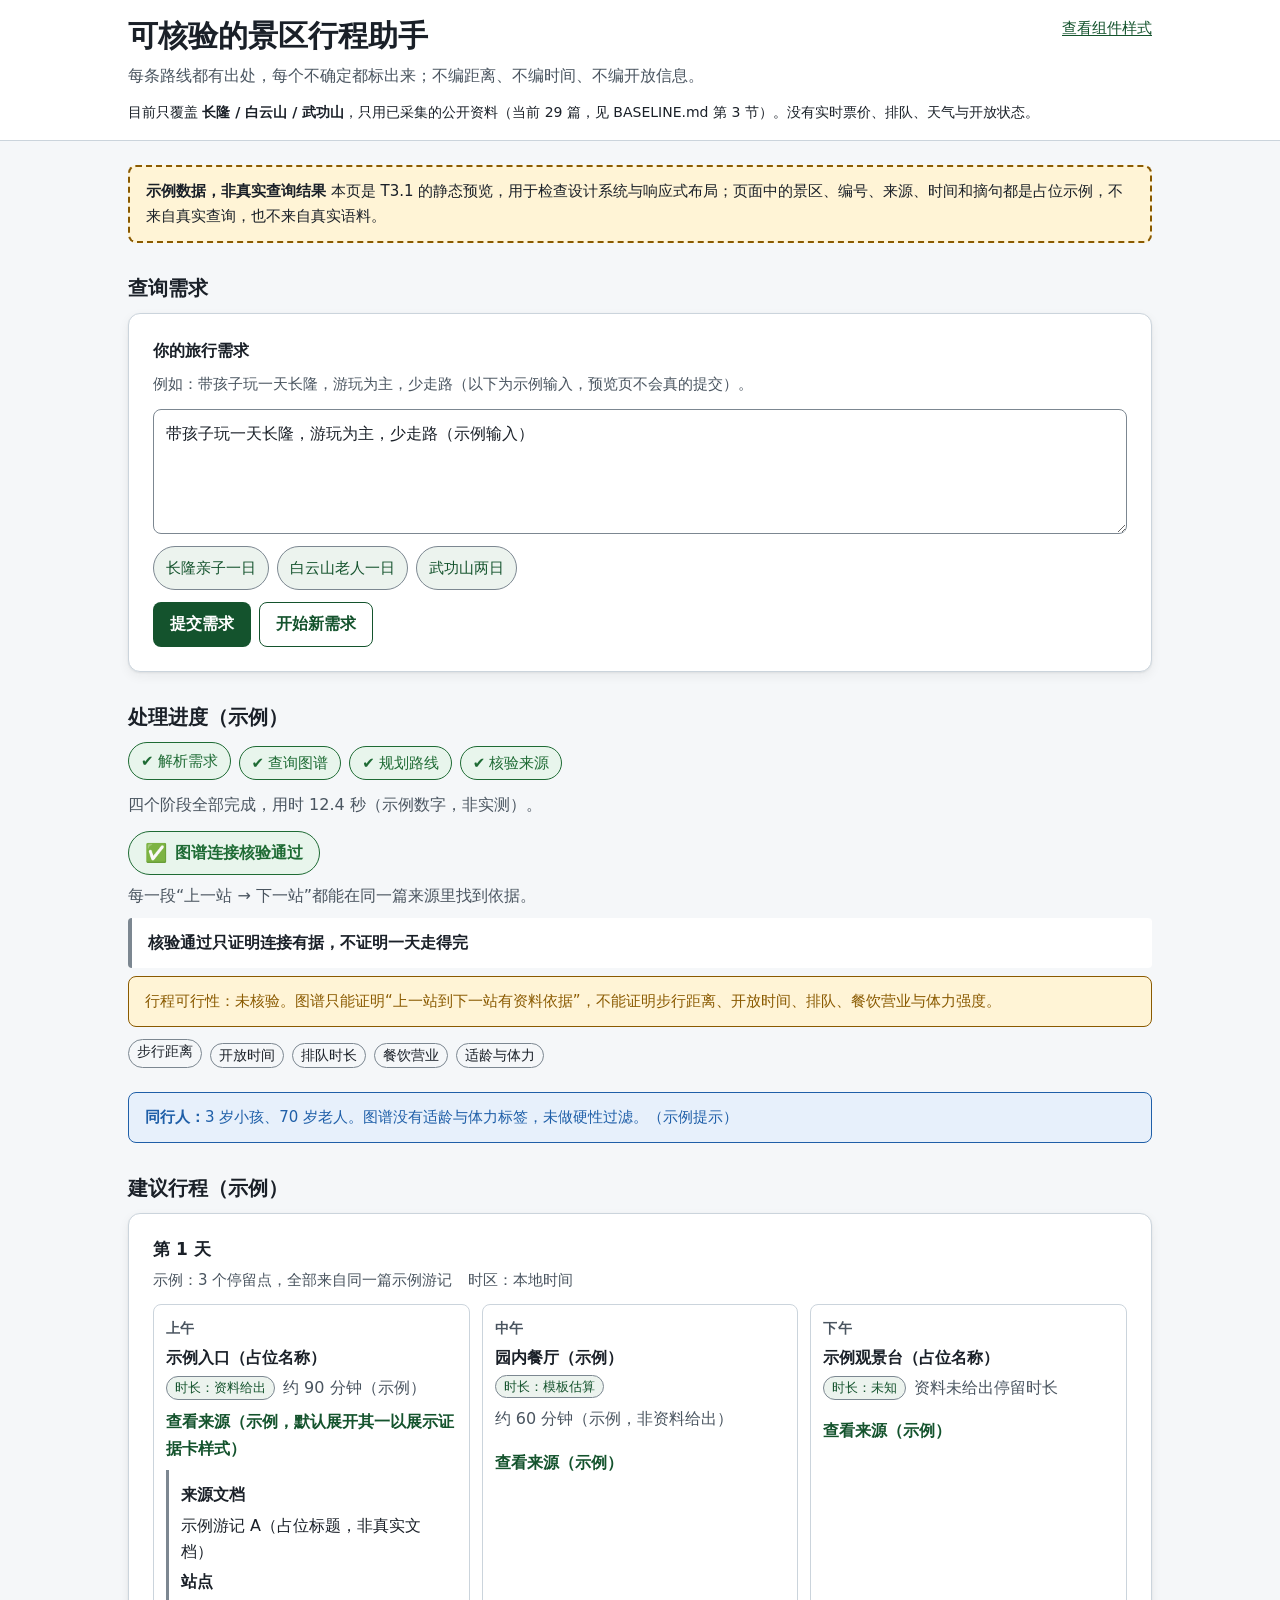
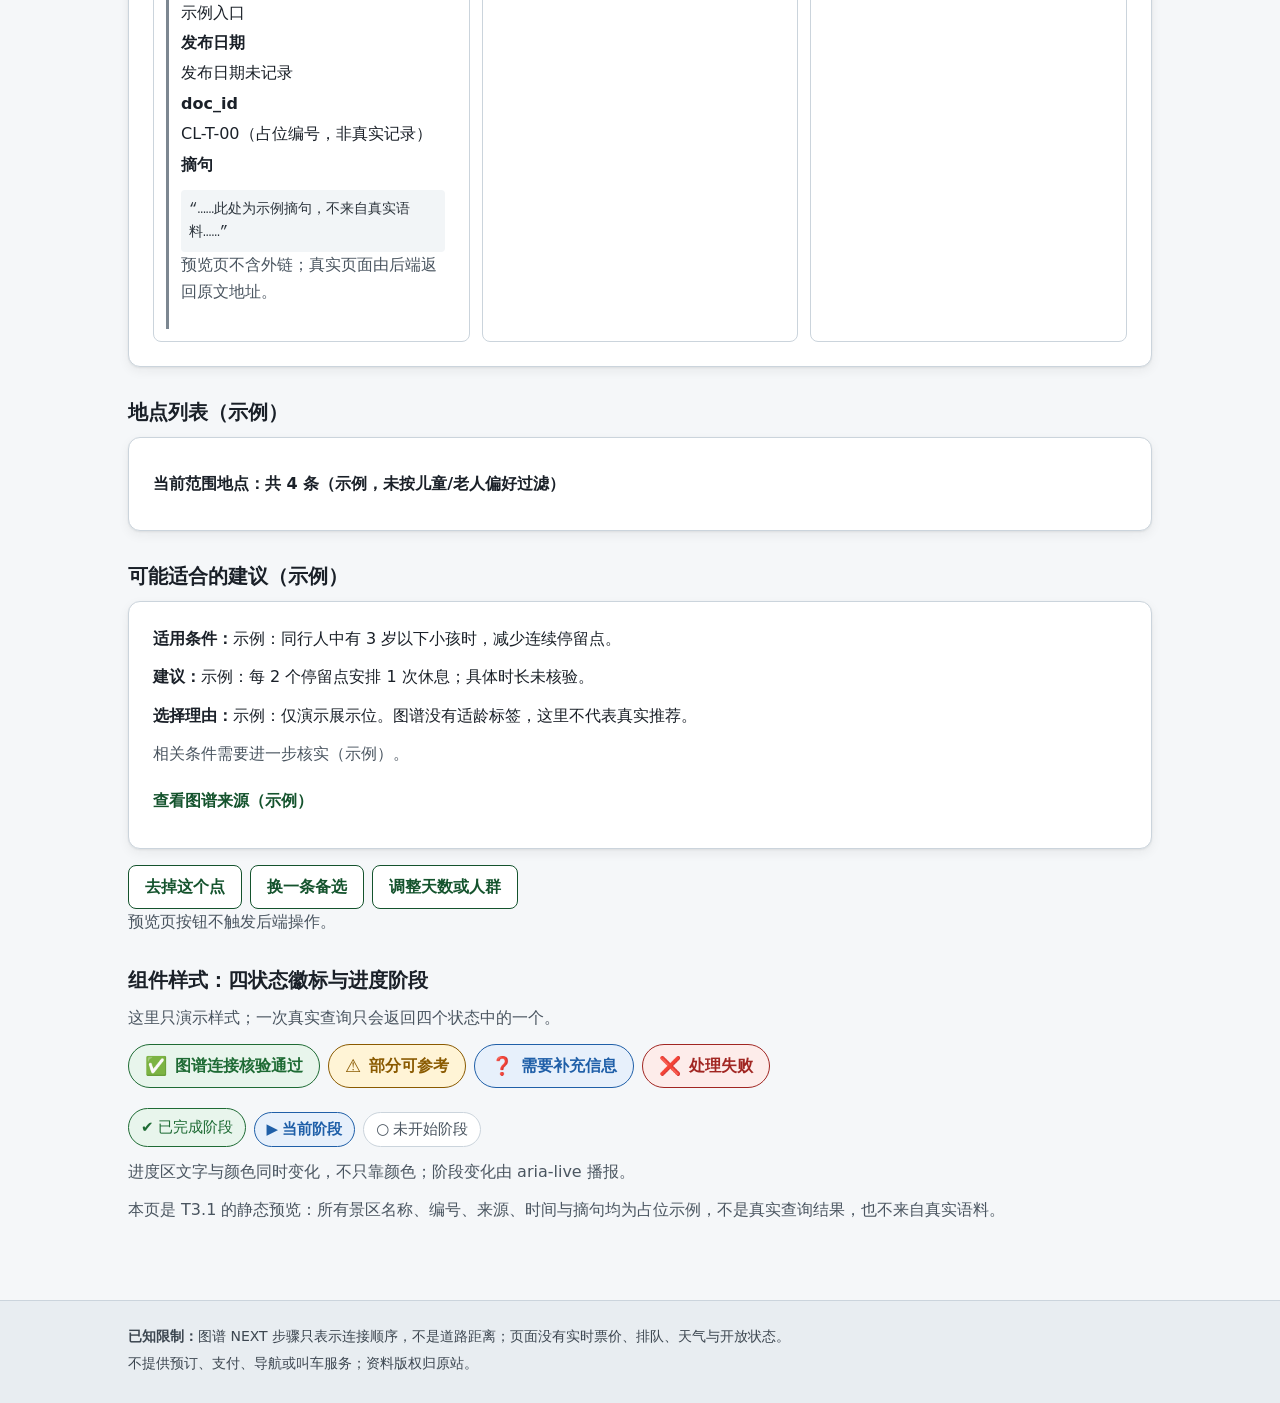
<file: analysis/p07_agent/web/preview/result_preview.html>
<!doctype html>
<html lang="zh-CN">
<head>
  <meta charset="utf-8">
  <meta name="viewport" content="width=device-width, initial-scale=1">
  <title>结果页预览（示例数据）· 可核验的景区行程助手</title>
  <link rel="stylesheet" href="../../static/style.css">
</head>
<body>
  <a class="skip-link" href="#main-content">跳到主要内容</a>

  <div class="page">
    <header class="site-header">
      <div class="wrap site-header__inner">
        <div>
          <h1 class="site-title">可核验的景区行程助手</h1>
          <p class="site-tagline">每条路线都有出处，每个不确定都标出来；不编距离、不编时间、不编开放信息。</p>
          <p class="site-coverage">目前只覆盖 <strong>长隆 / 白云山 / 武功山</strong>，只用已采集的公开资料（当前 29 篇，见 BASELINE.md 第 3 节）。没有实时票价、排队、天气与开放状态。</p>
        </div>
        <p class="view-switch"><a class="view-switch__link" href="#components-title">查看组件样式</a></p>
      </div>
    </header>

    <main id="main-content" class="wrap">
      <p class="example-banner" role="note">
        <strong>示例数据，非真实查询结果</strong>
        本页是 T3.1 的静态预览，用于检查设计系统与响应式布局；页面中的景区、编号、来源、时间和摘句都是占位示例，不来自真实查询，也不来自真实语料。
      </p>

      <section aria-labelledby="query-title">
        <h2 id="query-title">查询需求</h2>
        <form class="query-form" action="#" method="get" aria-describedby="query-hint">
          <label class="query-form__label" for="query-input">你的旅行需求</label>
          <p class="query-form__hint" id="query-hint">例如：带孩子玩一天长隆，游玩为主，少走路（以下为示例输入，预览页不会真的提交）。</p>
          <textarea id="query-input" name="query" rows="4">带孩子玩一天长隆，游玩为主，少走路（示例输入）</textarea>
          <ul class="examples">
            <li class="examples__item"><button type="button" class="chip">长隆亲子一日</button></li>
            <li class="examples__item"><button type="button" class="chip">白云山老人一日</button></li>
            <li class="examples__item"><button type="button" class="chip">武功山两日</button></li>
          </ul>
          <div class="query-form__actions">
            <button type="submit" class="btn">提交需求</button>
            <button type="reset" class="btn btn--secondary">开始新需求</button>
          </div>
        </form>
      </section>

      <section aria-labelledby="progress-title">
        <h2 id="progress-title">处理进度（示例）</h2>
        <ol class="stepper">
          <li class="stepper__step stepper__step--done"><span aria-hidden="true">✔</span>解析需求</li>
          <li class="stepper__step stepper__step--done"><span aria-hidden="true">✔</span>查询图谱</li>
          <li class="stepper__step stepper__step--done"><span aria-hidden="true">✔</span>规划路线</li>
          <li class="stepper__step stepper__step--done"><span aria-hidden="true">✔</span>核验来源</li>
        </ol>
        <p class="muted">四个阶段全部完成，用时 12.4 秒（示例数字，非实测）。</p>
      </section>

      <div class="status-area" aria-live="polite">
        <p class="status-badge status-badge--verified">
          <span class="status-badge__icon" aria-hidden="true">✅</span>
          <span class="status-badge__text"><span class="visually-hidden">状态：</span>图谱连接核验通过</span>
        </p>
        <p class="status-badge__desc">每一段“上一站 → 下一站”都能在同一篇来源里找到依据。</p>
        <p class="disclaimer-line">核验通过只证明连接有据，不证明一天走得完</p>
        <p class="feasibility">行程可行性：未核验。图谱只能证明“上一站到下一站有资料依据”，不能证明步行距离、开放时间、排队、餐饮营业与体力强度。</p>
        <ul class="unknowns">
          <li class="unknowns__item">步行距离</li>
          <li class="unknowns__item">开放时间</li>
          <li class="unknowns__item">排队时长</li>
          <li class="unknowns__item">餐饮营业</li>
          <li class="unknowns__item">适龄与体力</li>
        </ul>
      </div>

      <p class="person-note"><strong>同行人：</strong>3 岁小孩、70 岁老人。图谱没有适龄与体力标签，未做硬性过滤。（示例提示）</p>

      <section aria-labelledby="itinerary-title">
        <h2 id="itinerary-title">建议行程（示例）</h2>
        <article class="card">
          <h3 class="card__title">第 1 天</h3>
          <p class="day-meta">
            <span>示例：3 个停留点，全部来自同一篇示例游记</span>
            <span>时区：本地时间</span>
          </p>
          <ol class="periods">
            <li class="period">
              <span class="period__label">上午</span>
              <p class="stay"><span class="stay__name">示例入口（占位名称）</span></p>
              <p class="stay__meta">
                <span class="tag">时长：资料给出</span>
                <span class="muted">约 90 分钟（示例）</span>
              </p>
              <details class="evidence" open>
                <summary>查看来源（示例，默认展开其一以展示证据卡样式）</summary>
                <div class="evidence-card">
                  <dl class="evidence-card__list">
                    <dt class="evidence-card__term">来源文档</dt>
                    <dd>示例游记 A（占位标题，非真实文档）</dd>
                    <dt class="evidence-card__term">站点</dt>
                    <dd>示例入口</dd>
                    <dt class="evidence-card__term">发布日期</dt>
                    <dd>发布日期未记录</dd>
                    <dt class="evidence-card__term">doc_id</dt>
                    <dd>CL-T-00（占位编号，非真实记录）</dd>
                    <dt class="evidence-card__term">摘句</dt>
                    <dd><span class="evidence-card__quote">“……此处为示例摘句，不来自真实语料……”</span></dd>
                  </dl>
                  <p class="muted">预览页不含外链；真实页面由后端返回原文地址。</p>
                </div>
              </details>
            </li>
            <li class="period">
              <span class="period__label">中午</span>
              <p class="stay"><span class="stay__name">园内餐厅（示例）</span></p>
              <p class="stay__meta">
                <span class="tag">时长：模板估算</span>
                <span class="muted">约 60 分钟（示例，非资料给出）</span>
              </p>
              <details class="evidence">
                <summary>查看来源（示例）</summary>
                <div class="evidence-card">
                  <dl class="evidence-card__list">
                    <dt class="evidence-card__term">来源文档</dt>
                    <dd>示例游记 A（占位标题，非真实文档）</dd>
                    <dt class="evidence-card__term">站点</dt>
                    <dd>园内餐厅</dd>
                    <dt class="evidence-card__term">发布日期</dt>
                    <dd>发布日期未记录</dd>
                    <dt class="evidence-card__term">doc_id</dt>
                    <dd>CL-T-00（占位编号，非真实记录）</dd>
                    <dt class="evidence-card__term">摘句</dt>
                    <dd><span class="evidence-card__quote">“……此处为示例摘句，不来自真实语料……”</span></dd>
                  </dl>
                </div>
              </details>
            </li>
            <li class="period">
              <span class="period__label">下午</span>
              <p class="stay"><span class="stay__name">示例观景台（占位名称）</span></p>
              <p class="stay__meta">
                <span class="tag">时长：未知</span>
                <span class="muted">资料未给出停留时长</span>
              </p>
              <details class="evidence">
                <summary>查看来源（示例）</summary>
                <div class="evidence-card">
                  <p class="muted">这一站没有找到示例来源，用于演示“缺失”字段的显示方式；真实页面按 §6.2 显示“缺失”，不补造。</p>
                </div>
              </details>
            </li>
          </ol>
        </article>
      </section>

      <section aria-labelledby="poi-title">
        <h2 id="poi-title">地点列表（示例）</h2>
        <details class="card poi-group">
          <summary>当前范围地点：共 4 条（示例，未按儿童/老人偏好过滤）</summary>
          <h3>景点</h3>
          <ul class="poi-list">
            <li>示例入口（占位名称）</li>
            <li>示例观景台（占位名称）</li>
          </ul>
          <h3>餐饮</h3>
          <ul class="poi-list">
            <li>园内餐厅（示例，非真实店名）</li>
          </ul>
          <h3>交通</h3>
          <ul class="poi-list">
            <li>示例接驳点（占位名称）</li>
          </ul>
        </details>
      </section>

      <section aria-labelledby="suggestions-title">
        <h2 id="suggestions-title">可能适合的建议（示例）</h2>
        <article class="card">
          <p><strong>适用条件：</strong>示例：同行人中有 3 岁以下小孩时，减少连续停留点。</p>
          <p><strong>建议：</strong>示例：每 2 个停留点安排 1 次休息；具体时长未核验。</p>
          <p><strong>选择理由：</strong>示例：仅演示展示位。图谱没有适龄标签，这里不代表真实推荐。</p>
          <p class="muted">相关条件需要进一步核实（示例）。</p>
          <details class="evidence">
            <summary>查看图谱来源（示例）</summary>
            <div class="evidence-card">
              <dl class="evidence-card__list">
                <dt class="evidence-card__term">关联位置</dt>
                <dd>示例入口</dd>
                <dt class="evidence-card__term">来源文档</dt>
                <dd>示例游记 A（占位标题，非真实文档）</dd>
              </dl>
            </div>
          </details>
        </article>
      </section>

      <div class="actions">
        <button type="button" class="btn btn--secondary">去掉这个点</button>
        <button type="button" class="btn btn--secondary">换一条备选</button>
        <button type="button" class="btn btn--secondary">调整天数或人群</button>
      </div>
      <p class="muted">预览页按钮不触发后端操作。</p>

      <section aria-labelledby="components-title">
        <h2 id="components-title">组件样式：四状态徽标与进度阶段</h2>
        <p class="muted">这里只演示样式；一次真实查询只会返回四个状态中的一个。</p>
        <ul class="badge-gallery">
          <li>
            <span class="status-badge status-badge--verified">
              <span class="status-badge__icon" aria-hidden="true">✅</span>
              <span class="status-badge__text">图谱连接核验通过</span>
            </span>
          </li>
          <li>
            <span class="status-badge status-badge--partial">
              <span class="status-badge__icon" aria-hidden="true">⚠️</span>
              <span class="status-badge__text">部分可参考</span>
            </span>
          </li>
          <li>
            <span class="status-badge status-badge--clarify">
              <span class="status-badge__icon" aria-hidden="true">❓</span>
              <span class="status-badge__text">需要补充信息</span>
            </span>
          </li>
          <li>
            <span class="status-badge status-badge--error">
              <span class="status-badge__icon" aria-hidden="true">❌</span>
              <span class="status-badge__text">处理失败</span>
            </span>
          </li>
        </ul>
        <ol class="stepper">
          <li class="stepper__step stepper__step--done"><span aria-hidden="true">✔</span>已完成阶段</li>
          <li class="stepper__step stepper__step--active"><span aria-hidden="true">▶</span>当前阶段</li>
          <li class="stepper__step"><span aria-hidden="true">○</span>未开始阶段</li>
        </ol>
        <p class="muted">进度区文字与颜色同时变化，不只靠颜色；阶段变化由 aria-live 播报。</p>
      </section>

      <p class="muted">本页是 T3.1 的静态预览：所有景区名称、编号、来源、时间与摘句均为占位示例，不是真实查询结果，也不来自真实语料。</p>
    </main>

    <footer class="site-footer">
      <div class="wrap">
        <p><strong>已知限制：</strong>图谱 NEXT 步骤只表示连接顺序，不是道路距离；页面没有实时票价、排队、天气与开放状态。</p>
        <p>不提供预订、支付、导航或叫车服务；资料版权归原站。</p>
      </div>
    </footer>
  </div>
</body>
</html>
</file>
<file: analysis/p07_agent/static/style.css>
/* ==========================================================================
   T3.1 设计系统 —— 唯一样式表
   口径来源：docs/optimization/PRODUCT_SPEC.md §5.2 / §5.3 / §5.6 / §9
   原则：零外部依赖（无 CDN、无外部字体、无图标库、无 JS 框架）；
        移动优先；375px 无横向滚动；正文与徽标对比度 >= 4.5:1。
   图标一律使用 Unicode 字符，不引入 SVG 文件或图标字体。
   ========================================================================== */

/* --------------------------------------------------------------------------
   1. 调色板（唯一来源）
   四状态色值与 PRODUCT_SPEC §5.3 完全一致，未做微调。
   注意：凡是同一条规则里同时声明前景色与背景色的地方，都写六位字面量色值，
   以便对比度可被脚本逐条复算（见 web/README.md 的对比度表）。
   -------------------------------------------------------------------------- */
:root {
  color-scheme: light;

  /* 基础色 */
  --color-ink: #1A2028;
  --color-ink-soft: #4A5560;
  --color-canvas: #F5F7F9;
  --color-surface: #FFFFFF;
  --color-line: #CBD4DC;
  --color-line-strong: #7C8791;
  --color-accent: #14532D;
  --color-accent-ink: #FFFFFF;
  --color-accent-soft: #ECF3EE;
  --color-focus: #0B5FB4;

  /* 四状态（PRODUCT_SPEC §5.3） */
  --status-verified-fg: #1E6B34;
  --status-verified-bg: #E8F5EC;
  --status-partial-fg: #8A5A00;
  --status-partial-bg: #FFF4D6;
  --status-clarify-fg: #1F5FA8;
  --status-clarify-bg: #E7F0FB;
  --status-error-fg: #A12622;
  --status-error-bg: #FDECEA;

  /* 字体：只用系统栈，不加载任何字体文件 */
  --font-sans: system-ui, -apple-system, "Segoe UI", "Noto Sans SC",
    "Microsoft YaHei", "PingFang SC", sans-serif;
  --font-mono: ui-monospace, "Cascadia Mono", Consolas, "Courier New", monospace;

  /* 间距 */
  --space-1: 0.25rem;
  --space-2: 0.5rem;
  --space-3: 0.75rem;
  --space-4: 1rem;
  --space-5: 1.5rem;
  --space-6: 2rem;
  --space-7: 3rem;

  /* 圆角与阴影 */
  --radius-sm: 0.25rem;
  --radius-md: 0.5rem;
  --radius-lg: 0.75rem;
  --radius-pill: 999px;
  --shadow-card: 0 1px 2px rgba(26, 32, 40, 0.08),
    0 4px 12px rgba(26, 32, 40, 0.06);

  /* 版心：用 rem，不用固定 px 宽度 */
  --wrap: 68rem;
}

/* --------------------------------------------------------------------------
   2. 基础重置（移动优先，不设固定宽度）
   -------------------------------------------------------------------------- */
*,
*::before,
*::after {
  box-sizing: border-box;
}

html {
  -webkit-text-size-adjust: 100%;
  text-size-adjust: 100%;
  scroll-behavior: smooth;
}

body {
  margin: 0;
  color: #1A2028;
  background-color: #F5F7F9;
  font-family: var(--font-sans);
  font-size: 1rem;
  line-height: 1.65;
}

img,
video,
canvas {
  max-width: 100%;
  height: auto;
}

/* --------------------------------------------------------------------------
   3. 排版
   -------------------------------------------------------------------------- */
h1,
h2,
h3 {
  margin: 0 0 var(--space-3);
  line-height: 1.3;
  overflow-wrap: break-word;
}

h1 {
  font-size: 1.5rem;
}

h2 {
  font-size: 1.25rem;
}

h3 {
  font-size: 1.0625rem;
}

p {
  margin: 0 0 var(--space-3);
}

ul,
ol {
  margin: 0 0 var(--space-3);
  padding-left: 1.25rem;
}

li + li {
  margin-top: var(--space-1);
}

a {
  color: #14532D;
  text-decoration: underline;
  text-underline-offset: 0.15em;
}

strong {
  font-weight: 700;
}

hr {
  margin: var(--space-4) 0;
  border: 0;
  border-top: 1px solid var(--color-line);
}

summary {
  cursor: pointer;
}

dl {
  margin: 0 0 var(--space-3);
}

dd {
  margin: 0;
}

main > section {
  margin-top: var(--space-6);
}

/* --------------------------------------------------------------------------
   4. 焦点与可访问性工具
   焦点环 3px，与白底对比度 6.34:1（见 README 跨规则组合表）。
   -------------------------------------------------------------------------- */
:focus-visible {
  outline: 3px solid var(--color-focus);
  outline-offset: 2px;
}

.visually-hidden {
  position: absolute;
  width: 1px;
  height: 1px;
  margin: -1px;
  padding: 0;
  overflow: hidden;
  clip: rect(0, 0, 0, 0);
  clip-path: inset(50%);
  white-space: nowrap;
  border: 0;
}

.muted {
  color: var(--color-ink-soft);
}

/* --------------------------------------------------------------------------
   5. 页面骨架
   -------------------------------------------------------------------------- */
.page {
  display: flex;
  flex-direction: column;
  min-height: 100vh;
}

.wrap {
  width: 100%;
  max-width: var(--wrap);
  margin-inline: auto;
  padding-inline: var(--space-4);
}

main.wrap {
  flex: 1 1 auto;
  padding-block: var(--space-5) var(--space-6);
}

.skip-link {
  position: absolute;
  top: var(--space-2);
  left: var(--space-2);
  z-index: 20;
  padding: var(--space-2) var(--space-3);
  border-radius: var(--radius-md);
  color: #FFFFFF;
  background-color: #14532D;
  font-size: 0.9375rem;
  text-decoration: none;
  transform: translateY(-200%);
}

.skip-link:focus {
  transform: translateY(0);
}

/* --------------------------------------------------------------------------
   6. 页头
   -------------------------------------------------------------------------- */
.site-header {
  color: #1A2028;
  background-color: #FFFFFF;
  border-bottom: 1px solid var(--color-line);
}

.site-header__inner {
  display: flex;
  flex-direction: column;
  gap: var(--space-3);
  padding-block: var(--space-4);
}

.site-title {
  margin-bottom: var(--space-2);
  font-size: 1.5rem;
}

.site-tagline {
  max-width: 48rem;
  color: var(--color-ink-soft);
  font-size: 1rem;
}

.site-coverage {
  margin-bottom: 0;
  font-size: 0.875rem;
}

.view-switch {
  margin: 0;
}

.view-switch__link {
  font-size: 0.9375rem;
}

/* --------------------------------------------------------------------------
   7. 查询区（表单必须有可见 <label>）
   -------------------------------------------------------------------------- */
.query-form {
  margin-bottom: var(--space-4);
  padding: var(--space-4);
  border: 1px solid var(--color-line);
  border-radius: var(--radius-lg);
  background-color: var(--color-surface);
  box-shadow: var(--shadow-card);
}

.query-form__label {
  display: block;
  margin-bottom: var(--space-2);
  font-weight: 700;
}

.query-form__hint {
  margin-bottom: var(--space-3);
  color: var(--color-ink-soft);
  font-size: 0.9375rem;
}

textarea {
  display: block;
  width: 100%;
  max-width: 100%;
  min-height: 6rem;
  margin-bottom: var(--space-3);
  padding: var(--space-3);
  border: 1px solid var(--color-line-strong);
  border-radius: var(--radius-md);
  color: #1A2028;
  background-color: #FFFFFF;
  font-family: var(--font-sans);
  font-size: 1rem;
  line-height: 1.55;
  resize: vertical;
}

.examples {
  display: flex;
  flex-wrap: wrap;
  gap: var(--space-2);
  margin: 0 0 var(--space-3);
  padding: 0;
  list-style: none;
}

.examples__item {
  margin: 0;
}

.chip {
  display: inline-flex;
  align-items: center;
  min-height: 2.75rem;
  padding: var(--space-1) var(--space-3);
  border: 1px solid var(--color-line-strong);
  border-radius: var(--radius-pill);
  color: #14532D;
  background-color: #ECF3EE;
  font: inherit;
  font-size: 0.9375rem;
  text-decoration: none;
  cursor: pointer;
}

.query-form__actions {
  display: flex;
  flex-wrap: wrap;
  gap: var(--space-2);
}

/* --------------------------------------------------------------------------
   8. 按钮
   -------------------------------------------------------------------------- */
.btn {
  display: inline-flex;
  align-items: center;
  justify-content: center;
  gap: var(--space-2);
  min-height: 2.75rem;
  padding: var(--space-2) var(--space-4);
  border: 1px solid transparent;
  border-radius: var(--radius-md);
  color: #FFFFFF;
  background-color: #14532D;
  font: inherit;
  font-weight: 700;
  text-decoration: none;
  cursor: pointer;
  transition: box-shadow 0.15s ease;
}

.btn:hover {
  box-shadow: 0 2px 6px rgba(20, 83, 45, 0.35);
}

.btn--secondary {
  color: #14532D;
  background-color: #FFFFFF;
  border-color: #14532D;
}

.actions {
  display: flex;
  flex-wrap: wrap;
  gap: var(--space-2);
  margin-top: var(--space-4);
}

/* --------------------------------------------------------------------------
   9. 状态区（状态徽标 + 免责句 + 行程可行性）
   -------------------------------------------------------------------------- */
.status-area {
  margin-bottom: var(--space-5);
}

.status-badge {
  display: inline-flex;
  align-items: center;
  gap: var(--space-2);
  margin: 0 0 var(--space-2);
  padding: var(--space-2) var(--space-4);
  border: 1px solid currentColor;
  border-radius: var(--radius-pill);
  font-size: 1rem;
  font-weight: 700;
}

.status-badge__icon {
  font-size: 1.125em;
  line-height: 1;
}

/* 四状态：颜色 + 图标 + 文字三重编码；色值逐字采用 §5.3 */
.status-badge--verified {
  color: #1E6B34;
  background-color: #E8F5EC;
}

.status-badge--partial {
  color: #8A5A00;
  background-color: #FFF4D6;
}

.status-badge--clarify {
  color: #1F5FA8;
  background-color: #E7F0FB;
}

.status-badge--error {
  color: #A12622;
  background-color: #FDECEA;
}

.status-badge__desc {
  margin: 0 0 var(--space-2);
  color: var(--color-ink-soft);
}

.status-badge__reason {
  margin: 0 0 var(--space-2);
}

.disclaimer-line {
  margin: 0 0 var(--space-2);
  padding: var(--space-3) var(--space-4);
  border-left: 4px solid var(--color-line-strong);
  border-radius: var(--radius-sm);
  color: #1A2028;
  background-color: #FFFFFF;
  font-size: 1rem;
  font-weight: 700;
}

.feasibility {
  margin: 0 0 var(--space-3);
  padding: var(--space-3) var(--space-4);
  border: 1px solid #8A5A00;
  border-radius: var(--radius-md);
  color: #8A5A00;
  background-color: #FFF4D6;
  font-size: 0.9375rem;
}

.unknowns {
  display: flex;
  flex-wrap: wrap;
  gap: var(--space-2);
  margin: 0;
  padding: 0;
  list-style: none;
}

.unknowns__item {
  padding: 0 var(--space-2);
  border: 1px solid var(--color-line-strong);
  border-radius: var(--radius-pill);
  font-size: 0.875rem;
}

.badge-gallery {
  display: flex;
  flex-wrap: wrap;
  gap: var(--space-2);
  margin: 0 0 var(--space-3);
  padding: 0;
  list-style: none;
}

.badge-gallery > li {
  margin: 0;
}

.person-note {
  margin: 0 0 var(--space-4);
  padding: var(--space-3) var(--space-4);
  border: 1px solid #1F5FA8;
  border-radius: var(--radius-md);
  color: #1F5FA8;
  background-color: #E7F0FB;
  font-size: 0.9375rem;
}

/* --------------------------------------------------------------------------
   10. 进度区（四阶段，静态渲染，T3.7 接后端状态）
   -------------------------------------------------------------------------- */
.stepper {
  display: flex;
  flex-wrap: wrap;
  gap: var(--space-2);
  margin: 0 0 var(--space-3);
  padding: 0;
  list-style: none;
}

.stepper__step {
  display: inline-flex;
  align-items: center;
  gap: var(--space-1);
  padding: var(--space-1) var(--space-3);
  border: 1px solid var(--color-line);
  border-radius: var(--radius-pill);
  color: #4A5560;
  background-color: #FFFFFF;
  font-size: 0.9375rem;
}

.stepper__step--done {
  color: #1E6B34;
  background-color: #E8F5EC;
  border-color: #1E6B34;
}

.stepper__step--active {
  color: #1F5FA8;
  background-color: #E7F0FB;
  border-color: #1F5FA8;
  font-weight: 700;
}

/* --------------------------------------------------------------------------
   11. 卡片与行程
   -------------------------------------------------------------------------- */
.card {
  margin: 0;
  padding: var(--space-4);
  border: 1px solid var(--color-line);
  border-radius: var(--radius-lg);
  background-color: var(--color-surface);
  box-shadow: var(--shadow-card);
}

.card + .card {
  margin-top: var(--space-4);
}

.card__title {
  margin-bottom: var(--space-2);
}

.day-meta {
  display: flex;
  flex-wrap: wrap;
  gap: var(--space-2) var(--space-4);
  margin: 0 0 var(--space-3);
  color: var(--color-ink-soft);
  font-size: 0.9375rem;
}

.periods {
  display: grid;
  grid-template-columns: minmax(0, 1fr);
  gap: var(--space-3);
  margin: 0;
  padding: 0;
  list-style: none;
}

.period {
  margin: 0;
  padding: var(--space-3);
  border: 1px solid var(--color-line);
  border-radius: var(--radius-md);
}

.period + .period {
  margin-top: 0;
}

.period__label {
  display: block;
  margin-bottom: var(--space-1);
  color: var(--color-ink-soft);
  font-size: 0.875rem;
  font-weight: 700;
  letter-spacing: 0.02em;
}

.stay {
  margin: 0;
}

.stay__name {
  font-weight: 700;
}

.stay__meta {
  display: flex;
  flex-wrap: wrap;
  align-items: center;
  gap: var(--space-2);
  margin: var(--space-1) 0 0;
}

.tag {
  display: inline-flex;
  align-items: center;
  padding: 0 var(--space-2);
  border: 1px solid var(--color-line-strong);
  border-radius: var(--radius-pill);
  color: #14532D;
  background-color: #ECF3EE;
  font-size: 0.8125rem;
}

/* --------------------------------------------------------------------------
   12. 证据区（每点/每段可就地展开）
   -------------------------------------------------------------------------- */
.evidence {
  margin-top: var(--space-2);
}

.evidence > summary {
  display: flex;
  align-items: center;
  min-height: 2.75rem;
  color: #14532D;
  font-weight: 600;
}

.evidence-card {
  margin-top: var(--space-2);
  padding: var(--space-3);
  border-left: 3px solid var(--color-line-strong);
  border-radius: 0 var(--radius-sm) var(--radius-sm) 0;
}

.evidence-card__list {
  display: grid;
  grid-template-columns: minmax(0, 1fr);
  gap: var(--space-1);
  margin: 0;
}

.evidence-card__term {
  font-weight: 700;
}

.evidence-card__quote {
  display: inline-block;
  max-width: 100%;
  margin: var(--space-2) 0 0;
  padding: var(--space-2);
  border-radius: var(--radius-sm);
  color: #2B333B;
  background-color: #F2F5F7;
  font-family: var(--font-mono);
  font-size: 0.875rem;
  overflow-wrap: anywhere;
}

/* --------------------------------------------------------------------------
   13. 地点列表与建议
   -------------------------------------------------------------------------- */
.poi-group > summary {
  display: flex;
  align-items: center;
  min-height: 2.75rem;
  font-weight: 600;
}

.poi-list {
  margin: var(--space-1) 0 0;
}

/* --------------------------------------------------------------------------
   14. 提示条（示例数据标注等）
   -------------------------------------------------------------------------- */
.example-banner {
  margin: 0 0 var(--space-4);
  padding: var(--space-3) var(--space-4);
  border: 2px dashed #8A5A00;
  border-radius: var(--radius-md);
  color: #1A2028;
  background-color: #FFF4D6;
  font-size: 0.9375rem;
}

/* --------------------------------------------------------------------------
   15. 页脚
   -------------------------------------------------------------------------- */
.site-footer {
  margin-top: var(--space-6);
  padding-block: var(--space-5);
  border-top: 1px solid var(--color-line);
  color: #3C4650;
  background-color: #E8EDF1;
  font-size: 0.875rem;
}

.site-footer p {
  margin: 0 0 var(--space-1);
}

/* --------------------------------------------------------------------------
   16. 长文本容器（pre / 表格可收缩，不撑破 375px）
   -------------------------------------------------------------------------- */
pre {
  max-width: 100%;
  margin: 0 0 var(--space-3);
  padding: var(--space-3);
  overflow-x: auto;
  border-radius: var(--radius-md);
  color: #1A2028;
  background-color: #F2F5F7;
  font-family: var(--font-mono);
  font-size: 0.875rem;
  white-space: pre-wrap;
  overflow-wrap: anywhere;
}

code {
  font-family: var(--font-mono);
  overflow-wrap: anywhere;
}

.table-scroll {
  max-width: 100%;
  overflow-x: auto;
}

table {
  width: 100%;
  border-collapse: collapse;
  font-size: 0.9375rem;
}

th,
td {
  padding: var(--space-2);
  border-bottom: 1px solid var(--color-line);
  text-align: left;
  vertical-align: top;
}

/* --------------------------------------------------------------------------
   17. 断点
   基础样式面向移动端（375px 起）；40em / 64em 向上增强；
   另保留 max-width: 480px 的小屏微调断点。
   -------------------------------------------------------------------------- */
@media (min-width: 40em) {
  .site-header__inner {
    flex-direction: row;
    align-items: flex-start;
    justify-content: space-between;
  }

  .site-title {
    font-size: 1.875rem;
  }

  .query-form {
    padding: var(--space-5);
  }

  .card {
    padding: var(--space-5);
  }
}

@media (min-width: 64em) {
  .wrap {
    padding-inline: var(--space-6);
  }

  .periods {
    grid-template-columns: repeat(3, minmax(0, 1fr));
  }
}

@media (max-width: 480px) {
  .wrap {
    padding-inline: var(--space-3);
  }

  .site-tagline {
    font-size: 0.9375rem;
  }

  .status-badge {
    padding: var(--space-2) var(--space-3);
  }

  .actions .btn {
    flex: 1 1 100%;
  }

  .query-form__actions .btn {
    flex: 1 1 100%;
  }
}

/* --------------------------------------------------------------------------
   18. 减弱动效
   本样式表不含关键帧动画；如用户要求减少动效，一律关闭过渡。
   -------------------------------------------------------------------------- */
@media (prefers-reduced-motion: reduce) {
  html {
    scroll-behavior: auto;
  }

  *,
  *::before,
  *::after {
    transition: none !important;
    animation: none !important;
  }
}

/* --------------------------------------------------------------------------
   19. T3.2 双视图接线新增样式
   只做布局与占位样式；四状态色值不变；不新增“同一条规则内 color + background”
   的色对，因此 README §5.2 的对比度表仍然逐对成立。
   375px 下全部单列，长串（route-chain / pre / 表格）自带换行或横向滚动容器。
   -------------------------------------------------------------------------- */

/* 页头视图切换：标签 + 链接一行，窄屏可折行但不拆断链接文字 */
.view-switch {
  display: flex;
  flex-wrap: wrap;
  align-items: center;
  gap: var(--space-2);
}

.view-switch__link {
  white-space: nowrap;
}

/* 查询回显与结果说明 */
.query-echo__text {
  margin: 0;
  padding: var(--space-3) var(--space-4);
  border-left: 3px solid var(--color-line-strong);
  border-radius: 0 var(--radius-sm) var(--radius-sm) 0;
  overflow-wrap: anywhere;
}

.result-message {
  margin: 0 0 var(--space-4);
  padding: var(--space-3) var(--space-4);
  border: 1px solid var(--color-line);
  border-radius: var(--radius-md);
  overflow-wrap: anywhere;
}

/* 状态区里的原因清单与失败说明 */
.reasons {
  margin: 0 0 var(--space-2);
  padding-left: 1.25rem;
}

.reasons__item {
  overflow-wrap: anywhere;
}

.status-note {
  margin: 0 0 var(--space-2);
  color: var(--color-ink-soft);
  overflow-wrap: anywhere;
}

/* 行程停留点正文：可能是一整句模板文案，必须能折行 */
.stay__text {
  display: block;
  overflow-wrap: anywhere;
}

/* 路线顺序：文字箭头，不是地图 */
.route-chain {
  margin: 0 0 var(--space-2);
  overflow-wrap: anywhere;
}

.route-note {
  margin: 0 0 var(--space-2);
  color: var(--color-ink-soft);
  overflow-wrap: anywhere;
}

/* T3.4 证据卡占位：虚线框，明确标注“待接入”，不放假数据 */
.evidence-slot {
  margin-top: var(--space-2);
  padding: var(--space-2) var(--space-3);
  border: 1px dashed var(--color-line-strong);
  border-radius: var(--radius-md);
}

.evidence-slot > summary,
.route-uncertainties > summary,
.audit-panel > summary {
  display: flex;
  align-items: center;
  min-height: 2.75rem;
  font-weight: 600;
  overflow-wrap: anywhere;
}

/* 需要进一步确认（T3.2）：虚线框，与正文区分 */
.route-uncertainties {
  margin-top: var(--space-3);
  padding: var(--space-2) var(--space-3);
  border: 1px dashed var(--color-line-strong);
  border-radius: var(--radius-md);
}

/* 备选路线（T2.4 预留）：无数据时整块不渲染 */
.alt-card__meta {
  display: flex;
  flex-wrap: wrap;
  align-items: center;
  gap: var(--space-2);
  margin: 0 0 var(--space-2);
}

.alt-card--selected {
  border-width: 2px;
  border-color: var(--color-accent);
}

/* 评审视图面板 */
.audit-panels {
  margin-top: var(--space-6);
  padding-top: var(--space-5);
  border-top: 2px solid var(--color-line-strong);
}

.audit-panel {
  margin-top: var(--space-3);
}

.audit-panel > summary {
  margin-bottom: var(--space-2);
}

.audit-list {
  display: grid;
  grid-template-columns: minmax(0, 1fr);
  gap: var(--space-1) var(--space-3);
  margin: 0;
}

.audit-list dt {
  font-weight: 700;
  overflow-wrap: anywhere;
}

.audit-list dd {
  margin: 0 0 var(--space-2);
  overflow-wrap: anywhere;
}

.audit-tools {
  margin: 0;
}

.audit-tools li {
  overflow-wrap: anywhere;
}

/* 表单里的示例标签 */
.examples__label {
  margin: 0 0 var(--space-2);
  color: var(--color-ink-soft);
  font-size: 0.9375rem;
}

@media (min-width: 40em) {
  .audit-list {
    grid-template-columns: minmax(6rem, 9rem) minmax(0, 1fr);
  }

  .audit-list dd {
    margin-bottom: var(--space-1);
  }
}

/* --------------------------------------------------------------------------
   20. T3.4 证据卡接线新增样式
   只做布局与缺失态；四状态色值不变（缺失态借用 partial 的琥珀色，作为
   非文本边框 + 粗体文字，不新增“同一条规则内 color + background”色对，
   因此 README 的对比度表仍然逐对成立）。
   375px 下全部单列；摘句与长名称自带 overflow-wrap，不撑破版心。
   -------------------------------------------------------------------------- */

/* 每段证据的标题与列表 */
.evidence-heading {
  margin: var(--space-4) 0 var(--space-2);
  font-size: 1rem;
}

.segments {
  display: grid;
  grid-template-columns: minmax(0, 1fr);
  gap: var(--space-2);
  margin: 0;
  padding: 0;
  list-style: none;
}

.segment {
  margin: 0;
  padding: var(--space-2) var(--space-3);
  border: 1px solid var(--color-line);
  border-radius: var(--radius-md);
}

.segment__route {
  margin: 0;
  font-weight: 600;
  overflow-wrap: anywhere;
}

/* 停留点分组（一个时段内可能有多处停留点） */
.evidence__body {
  margin-top: var(--space-2);
}

.point-evidence {
  margin-top: var(--space-2);
}

.point-evidence + .point-evidence {
  margin-top: var(--space-3);
  padding-top: var(--space-3);
  border-top: 1px dashed var(--color-line);
}

.point-evidence__name {
  margin: 0 0 var(--space-1);
  font-size: 0.9375rem;
  font-weight: 700;
  overflow-wrap: anywhere;
}

.point-evidence__status {
  margin: 0;
  color: var(--color-ink-soft);
  font-size: 0.875rem;
}

/* 证据卡内的文字块 */
.evidence-card__title {
  margin: 0 0 var(--space-1);
  font-weight: 700;
  overflow-wrap: anywhere;
}

.evidence-card__docid {
  overflow-wrap: anywhere;
}

.evidence-card__span {
  margin: var(--space-2) 0 0;
  color: var(--color-ink-soft);
  font-family: var(--font-mono);
  font-size: 0.8125rem;
  overflow-wrap: anywhere;
}

/* 缺失态：固定文案「未找到来源」，琥珀色左边框 + 粗体，不只靠颜色 */
.evidence-card__missing {
  margin: var(--space-2) 0 0;
  padding: var(--space-2) 0 var(--space-2) var(--space-3);
  border-left: 3px solid #8A5A00;
  color: #8A5A00;
  font-weight: 700;
  overflow-wrap: anywhere;
}

/* --------------------------------------------------------------------------
   23. T3.3 路线示意图（服务端渲染的内联 SVG，不是地图）
   口径：方框的上下位置只表示资料里的先后顺序，x/y 只是排版，不代表真实方位。
   本节的深色只用于 fill / stroke，不新增「同一规则内 color + background-color」
   的色对，所以 web/README.md §5.2 的 22 对仍然逐对成立。
   窄屏只在 .diagram__scroll 里横向滚动，页面本身不出现横向滚动。
   -------------------------------------------------------------------------- */
.diagram-block {
  margin: var(--space-3) 0 0;
  padding: var(--space-2) var(--space-3);
  border: 1px solid var(--color-line);
  border-radius: var(--radius-md);
  background-color: #FFFFFF;
}

.diagram-block > summary {
  display: flex;
  align-items: center;
  min-height: 2.75rem;
  font-weight: 600;
  overflow-wrap: anywhere;
}

.diagram {
  margin: var(--space-3) 0 0;
}

.diagram__caption {
  margin: 0 0 var(--space-2);
  color: var(--color-ink);
  font-size: 0.9375rem;
  overflow-wrap: anywhere;
}

.diagram__meta {
  margin: 0 0 var(--space-2);
  color: var(--color-ink-soft);
  font-size: 0.875rem;
  overflow-wrap: anywhere;
}

.diagram__scroll {
  max-width: 100%;
  overflow-x: auto;
  padding-block: var(--space-1);
}

.diagram__scroll:focus-visible {
  outline: 3px solid var(--color-focus);
  outline-offset: 2px;
}

.diagram__svg {
  display: block;
  max-width: none;
  font-family: var(--font-sans);
}

/* 天底色（>=3 天可区分；第 5 天起循环使用同一组色，天号始终以文字标出） */
.diagram__band--d1 { fill: #E8F5EC; }
.diagram__band--d2 { fill: #E7F0FB; }
.diagram__band--d3 { fill: #FFF4D6; }
.diagram__band--d4 { fill: #FDECEA; }

.diagram__day-label {
  font-size: 14px;
  font-weight: 700;
}

.diagram__day-label--d1 { fill: #1E6B34; }
.diagram__day-label--d2 { fill: #1F5FA8; }
.diagram__day-label--d3 { fill: #8A5A00; }
.diagram__day-label--d4 { fill: #A12622; }

/* 节点框：白底 + 当天色描边 + 深色文字（对比度 >= 4.5:1） */
.diagram__box {
  fill: #FFFFFF;
  stroke-width: 2;
}

.diagram__box--d1 { stroke: #1E6B34; }
.diagram__box--d2 { stroke: #1F5FA8; }
.diagram__box--d3 { stroke: #8A5A00; }
.diagram__box--d4 { stroke: #A12622; }

/* 虚线框 = 图谱未收录该节点（不只靠颜色区分） */
.diagram__box--unknown {
  stroke-dasharray: 4 3;
}

.diagram__name {
  fill: var(--color-ink);
  font-size: 15px;
}

.diagram__node-id {
  fill: var(--color-ink-soft);
  font-family: var(--font-mono);
  font-size: 11px;
}

.diagram__edge-note {
  fill: var(--color-ink-soft);
  font-size: 12px;
}

.diagram__missing-note {
  fill: #8A5A00;
  font-size: 12px;
  font-weight: 700;
}

/* 箭头：实线 + 箭头 marker；没有 NEXT 边的段只有虚线，没有箭头 */
.diagram__line {
  stroke-width: 2;
}

.diagram__line--d1 { stroke: #1E6B34; }
.diagram__line--d2 { stroke: #1F5FA8; }
.diagram__line--d3 { stroke: #8A5A00; }
.diagram__line--d4 { stroke: #A12622; }

.diagram__line--missing {
  stroke: #8A5A00;
  stroke-width: 2;
  stroke-dasharray: 5 4;
}

.diagram__arrowhead--d1 { fill: #1E6B34; }
.diagram__arrowhead--d2 { fill: #1F5FA8; }
.diagram__arrowhead--d3 { fill: #8A5A00; }
.diagram__arrowhead--d4 { fill: #A12622; }

.diagram__link:focus-visible {
  outline: 3px solid var(--color-focus);
  outline-offset: 2px;
}

/* 指针设备上给节点框加粗描边，提示「可点」 */
@media (hover: hover) {
  .diagram__link:hover .diagram__box {
    stroke-width: 3;
  }
}

/* 键盘聚焦时同时加粗描边 + 下划线，不只靠颜色 */
.diagram__link:focus-visible .diagram__box {
  stroke-width: 3;
}

.diagram__link:hover .diagram__name,
.diagram__link:focus-visible .diagram__name {
  text-decoration: underline;
  text-underline-offset: 3px;
}


/* --------------------------------------------------------------------------
   24. T3.5 时间线 / 行程卡（竖轴 + 时段卡）
   口径：一天一组、一个时段一张卡；时间段与时长来源必须可见，未知一律用固定
   文案（「资料未给出」/「未找到餐饮点，请以现场为准」）。
   本节只做布局与底色/描边：凡声明 color 的规则都不配 background-color，
   只声明 background-color 的规则也不配 color。因此 web/README.md §5.2 的
   22 对“同一条规则内 color + background”仍然逐对成立（与 T3.3 / T3.4 同一做法）。
   窄屏靠竖轴左侧留白 + minmax(0, 1fr)，页面不出现横向滚动。
   -------------------------------------------------------------------------- */
.itinerary {
  display: grid;
  grid-template-columns: minmax(0, 1fr);
  gap: var(--space-5);
}

.itinerary-day {
  margin: 0;
}

.itinerary-day__title {
  margin: 0 0 var(--space-2);
  font-size: 1.125rem;
}

/* 竖轴：虚线只占时段卡左侧留白，不占横向版心 */
.timeline {
  --axis: 0.55rem;
  position: relative;
  margin: 0;
  padding: 0 0 0 var(--space-5);
  list-style: none;
}

.timeline::before {
  content: "";
  position: absolute;
  top: 0.35rem;
  bottom: 0.35rem;
  left: var(--axis);
  width: 2px;
  background-color: var(--color-line-strong);
}

.itinerary-period {
  position: relative;
  margin: 0;
  padding: var(--space-3);
  border: 1px solid var(--color-line);
  border-radius: var(--radius-md);
  background-color: var(--color-surface);
}

.itinerary-period + .itinerary-period {
  margin-top: var(--space-3);
}

/* 竖轴上的时段圆点：颜色只是辅助，时段名始终以文字给出 */
.itinerary-period::before {
  content: "";
  position: absolute;
  top: 1.05rem;
  left: calc(-1 * var(--space-5) + var(--axis) - 0.3rem);
  width: 0.6rem;
  height: 0.6rem;
  border-radius: 50%;
  background-color: var(--color-line-strong);
  box-shadow: 0 0 0 3px var(--color-surface);
}

.period-morning::before { background-color: #1E6B34; }
.period-noon::before { background-color: #8A5A00; }
.period-afternoon::before { background-color: #1F5FA8; }
.period-evening::before { background-color: #A12622; }

.period__head {
  display: flex;
  flex-wrap: wrap;
  align-items: center;
  gap: var(--space-2);
  margin: 0 0 var(--space-2);
}

.period__head .period__label {
  margin: 0;
}

.itinerary-period__title {
  margin: 0 0 var(--space-1);
  font-size: 1rem;
  overflow-wrap: anywhere;
}

/* 时间段：资料钟点实线，未知虚线，文字逐字给出依据 */
.time-range {
  display: inline-flex;
  align-items: center;
  min-height: 1.75rem;
  padding: 0 var(--space-2);
  border-radius: var(--radius-pill);
  font-size: 0.875rem;
  font-weight: 700;
  overflow-wrap: anywhere;
}

.time-range.is-explicit {
  border: 1px solid var(--color-accent);
  background-color: var(--color-accent-soft);
}

.time-range.is-absent {
  border: 1px dashed var(--color-line-strong);
  background-color: var(--color-surface);
}

/* 停留点列表（按图谱顺序，不是步行顺序） */
.stop-list {
  display: flex;
  flex-wrap: wrap;
  gap: var(--space-2);
  margin: var(--space-2) 0 0;
  padding: 0;
  list-style: none;
}

.stop-list__item {
  padding: 0 var(--space-2);
  border: 1px solid var(--color-line);
  border-radius: var(--radius-pill);
  font-size: 0.875rem;
  overflow-wrap: anywhere;
}

.stop-list__item + .stop-list__item {
  margin-top: 0;
}

/* 时长：区间 + 来源标签必须同时出现；模板区间与资料时长视觉可区分 */
.period__meta {
  display: flex;
  flex-wrap: wrap;
  align-items: center;
  gap: var(--space-2);
  margin: var(--space-2) 0 0;
}

.duration-chip {
  display: inline-flex;
  align-items: center;
  min-height: 1.75rem;
  padding: 0 var(--space-2);
  border: 1px solid var(--color-line-strong);
  border-radius: var(--radius-pill);
  font-size: 0.875rem;
  font-weight: 700;
  overflow-wrap: anywhere;
}

.duration-chip.is-template {
  border-style: dashed;
  background-color: var(--color-canvas);
}

.duration-chip.is-source {
  border-color: var(--color-accent);
  background-color: var(--color-accent-soft);
}

.duration-chip.is-unknown {
  border-style: dashed;
  background-color: var(--color-surface);
}

.duration-source {
  color: var(--color-ink-soft);
  font-size: 0.8125rem;
  font-weight: 700;
}

.duration-source.is-template {
  padding: 0 var(--space-1);
  border-radius: var(--radius-sm);
  background-color: var(--color-canvas);
}

.duration-source.is-source {
  padding: 0 var(--space-1);
  border-radius: var(--radius-sm);
  background-color: var(--color-accent-soft);
}

/* 餐饮块：中午固定一块；无数据时逐字「未找到餐饮点，请以现场为准」 */
.meal-block {
  margin: var(--space-3) 0 0;
  padding: var(--space-3);
  border: 1px solid var(--color-line);
  border-left: 4px solid var(--color-accent);
  border-radius: var(--radius-sm);
  background-color: var(--color-canvas);
}

.meal-block--unknown {
  border-left-style: dashed;
  border-left-color: #8A5A00;
  background-color: var(--color-surface);
}

.meal-block__title {
  margin: 0 0 var(--space-1);
  font-size: 0.9375rem;
  font-weight: 700;
}

.meal-block__note {
  margin: 0;
  overflow-wrap: anywhere;
}

.meal-block__meta {
  margin: var(--space-1) 0 0;
  color: var(--color-ink-soft);
  font-size: 0.875rem;
}

/* 休息块：与餐饮块分开，缺数据时显式「资料未给出」 */
.rest-block {
  margin: var(--space-2) 0 0;
  padding: var(--space-2) var(--space-3);
  border: 1px solid var(--color-line);
  border-left: 4px solid #1F5FA8;
  border-radius: var(--radius-sm);
  background-color: var(--color-surface);
}

.rest-block--unknown {
  border-left-style: dashed;
  background-color: var(--color-surface);
}

.rest-block__title {
  margin: 0 0 var(--space-1);
  font-size: 0.875rem;
  font-weight: 700;
}

.rest-block__note {
  margin: 0;
  font-size: 0.9375rem;
  overflow-wrap: anywhere;
}

.rest-block__meta {
  margin: var(--space-1) 0 0;
  color: var(--color-ink-soft);
  font-size: 0.8125rem;
}

/* 体力/人群提示：规划假设，不是资料结论 */
.fatigue-note {
  margin: var(--space-3) 0 0;
  padding: var(--space-2) var(--space-3);
  border: 1px solid #8A5A00;
  border-left-width: 4px;
  border-radius: var(--radius-md);
  background-color: #FFF4D6;
  font-size: 0.9375rem;
}

.fatigue-note__label {
  display: block;
  font-weight: 700;
}

.fatigue-note__text {
  overflow-wrap: anywhere;
}

/* 未核验项：逐条列出，不折叠、不截断 */
.period-unknowns {
  margin: var(--space-3) 0 0;
  padding-top: var(--space-2);
  border-top: 1px dashed var(--color-line);
}

.period-unknowns__title {
  margin: 0 0 var(--space-1);
  color: var(--color-ink-soft);
  font-size: 0.875rem;
  font-weight: 700;
}

.period-unknowns__list {
  margin: 0;
  padding-left: 1.25rem;
}

.period-unknowns__item {
  font-size: 0.875rem;
  overflow-wrap: anywhere;
}

@media (min-width: 64em) {
  .itinerary-period {
    padding: var(--space-4);
  }
}

/* --------------------------------------------------------------------------
   25. T3.7 任务化进度页（四阶段真实状态；复用第 10 节的 .stepper 色值）
   只做布局，不新增「同一条规则内 color + background」的色对。
   -------------------------------------------------------------------------- */
.stepper--progress {
  display: grid;
  grid-template-columns: minmax(0, 1fr);
  gap: var(--space-2);
  margin: 0 0 var(--space-4);
  padding: 0;
  list-style: none;
}

.stepper--progress .stepper__step {
  width: 100%;
  min-width: 0;
  justify-content: flex-start;
  flex-wrap: wrap;
  overflow-wrap: anywhere;
}

.stepper__icon {
  flex: 0 0 auto;
  line-height: 1;
}

.stepper__label {
  min-width: 0;
}

.stepper__meta {
  margin-left: auto;
  font-size: 0.875rem;
  font-variant-numeric: tabular-nums;
  overflow-wrap: anywhere;
}

.progress__live {
  margin-bottom: var(--space-3);
}

.progress__current {
  margin: 0 0 var(--space-3);
}

@media (max-width: 30em) {
  .stepper--progress .stepper__meta {
    flex-basis: 100%;
    margin-left: 0;
  }
}

/* --------------------------------------------------------------------------
   26. T3.8 移动端与无障碍收口（只补规则，不重写既有样式）
   验收口径：375px 无横向滚动、控件边界与焦点环 >=3:1、长串必须能折行。
   说明：--color-line（#CBD4DC，1.5:1）只用于卡片/表格等**装饰性分隔线**，
   WCAG 1.4.11 不要求装饰线达标；所有可交互控件的边界一律用
   --color-line-strong（3.66:1）或品牌色（>=9:1）。
   -------------------------------------------------------------------------- */

/* 跳转链接也是触控目标：键盘聚焦时可见，且高度 >=44px */
.skip-link {
  display: inline-flex;
  align-items: center;
  min-height: 2.75rem;
}

/* 进度页等待阶段：药丸边界用 line-strong（3.66:1），不只靠文字区分阶段 */
.stepper__step--waiting {
  border-color: var(--color-line-strong);
}

/* 可能包含 doc_id / 文件名 / URL 片段的文本块：一律允许断行，避免撑破 375px */
.status-badge,
.status-badge__desc,
.status-badge__reason,
.disclaimer-line,
.person-note,
.example-banner,
.site-coverage,
.progress__current,
.tag,
.audit-panels,
.audit-panels .muted {
  overflow-wrap: anywhere;
}
</file>
